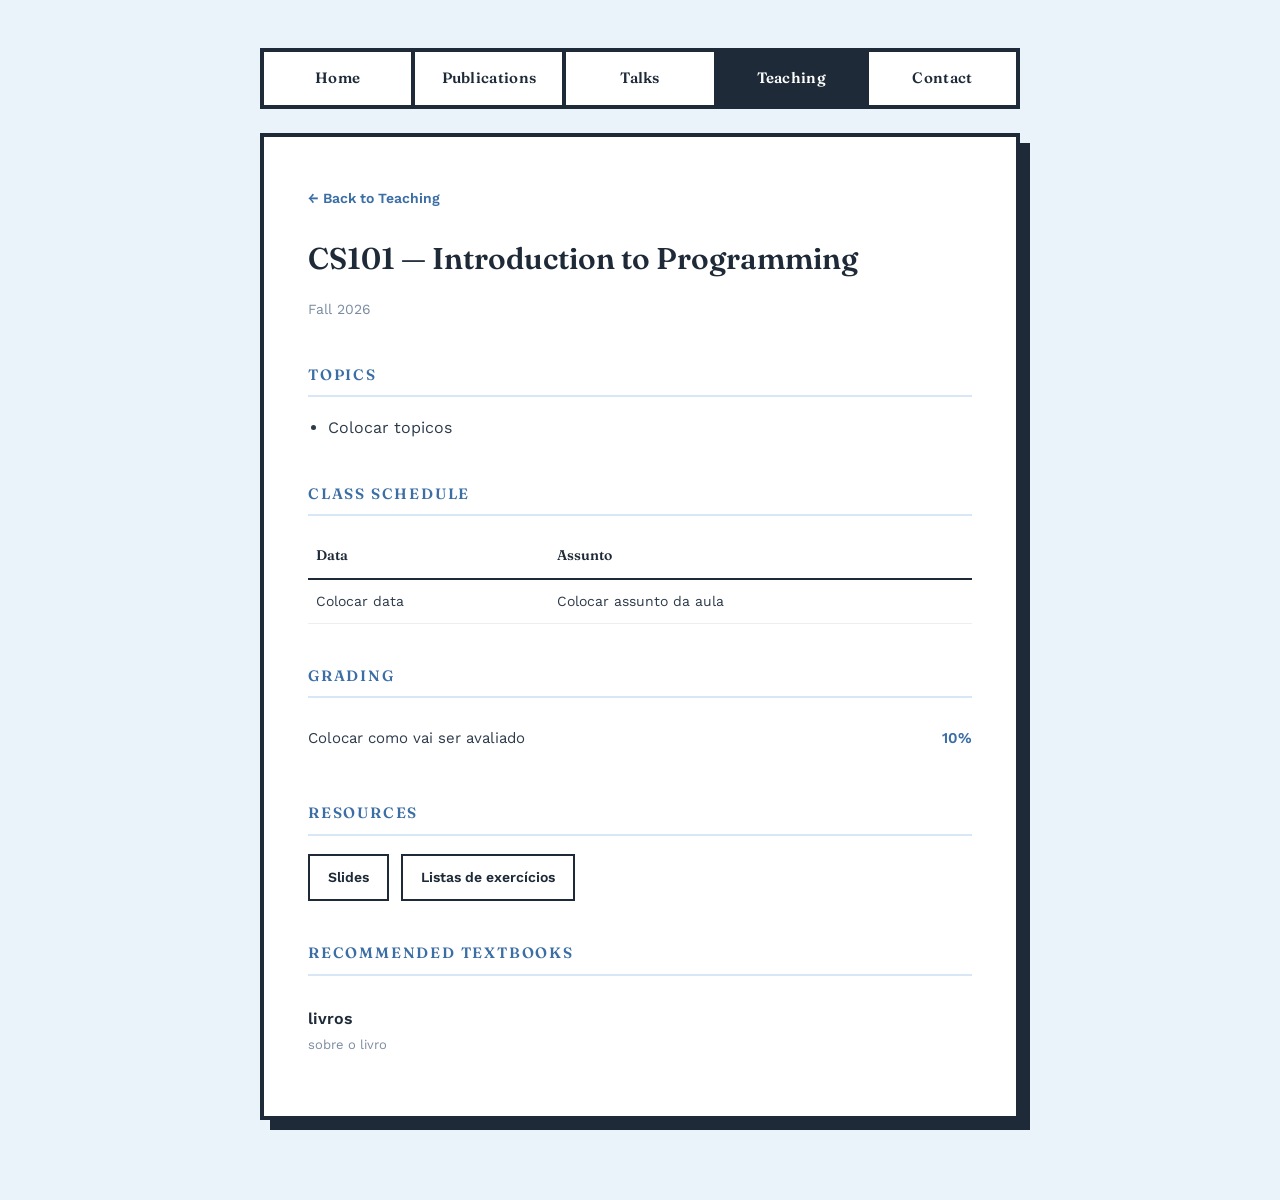
<file: courses/cs101/index.html>
<!DOCTYPE html>
<html lang="en">
<head>
  <meta charset="UTF-8">
  <meta name="viewport" content="width=device-width, initial-scale=1.0">
  <title>CS101 — Introduction to Programming</title>

  <link rel="preconnect" href="https://fonts.googleapis.com">
  <link href="https://fonts.googleapis.com/css2?family=Fraunces:wght@500;600;700&family=Work+Sans:wght@400;500;600&display=swap" rel="stylesheet">

  <link rel="stylesheet" href="../../assets/css/style.css">
</head>
<body>

  <nav class="top-nav">
    <a href="../../index.html">Home</a>
    <a href="../../publications.html">Publications</a>
    <a href="../../talks.html">Talks</a>
    <a href="../../teaching.html" class="active">Teaching</a>
    <a href="../../contact.html">Contact</a>
  </nav>

  <div class="card">

    <a href="../../teaching.html" class="back-link">← Back to Teaching</a>

    <h1 class="profile-name" style="margin-bottom: 4px;">CS101 — Introduction to Programming</h1>
    <p class="profile-meta" style="margin-bottom: 30px;">Fall 2026</p>

    <section>
      <h2>Topics</h2>
      <ul class="plain-list">
        <li>Colocar topicos</li>
      </ul>
    </section>

    <section>
      <h2>Class Schedule</h2>
      <table class="schedule-table">
        <tr>
          <th>Data</th>
          <th>Assunto</th>
        </tr>
        <tr>
          <td>Colocar data</td>
          <td>Colocar assunto da aula</td>
        </tr>
      </table>
    </section>

    <section>
      <h2>Grading</h2>
      <ul class="grading-list">
        <li>
          <span>Colocar como vai ser avaliado</span>
          <span class="grading-weight">10%</span>
        </li>
      </ul>
    </section>

    <section>
      <h2>Resources</h2>
      <div class="resource-links">
        <a href="materiais/" class="resource-link">Slides</a>
        <a href="materiais/" class="resource-link">Listas de exercícios</a>
      </div>
    </section>

    <section>
      <h2>Recommended Textbooks</h2>
      <ul class="textbook-list">
        <li>
          <div class="textbook-title">livros</div>
          <div class="textbook-meta">sobre o livro</div>
        </li>
      </ul>
    </section>

  </div>

</body>
</html>
</file>
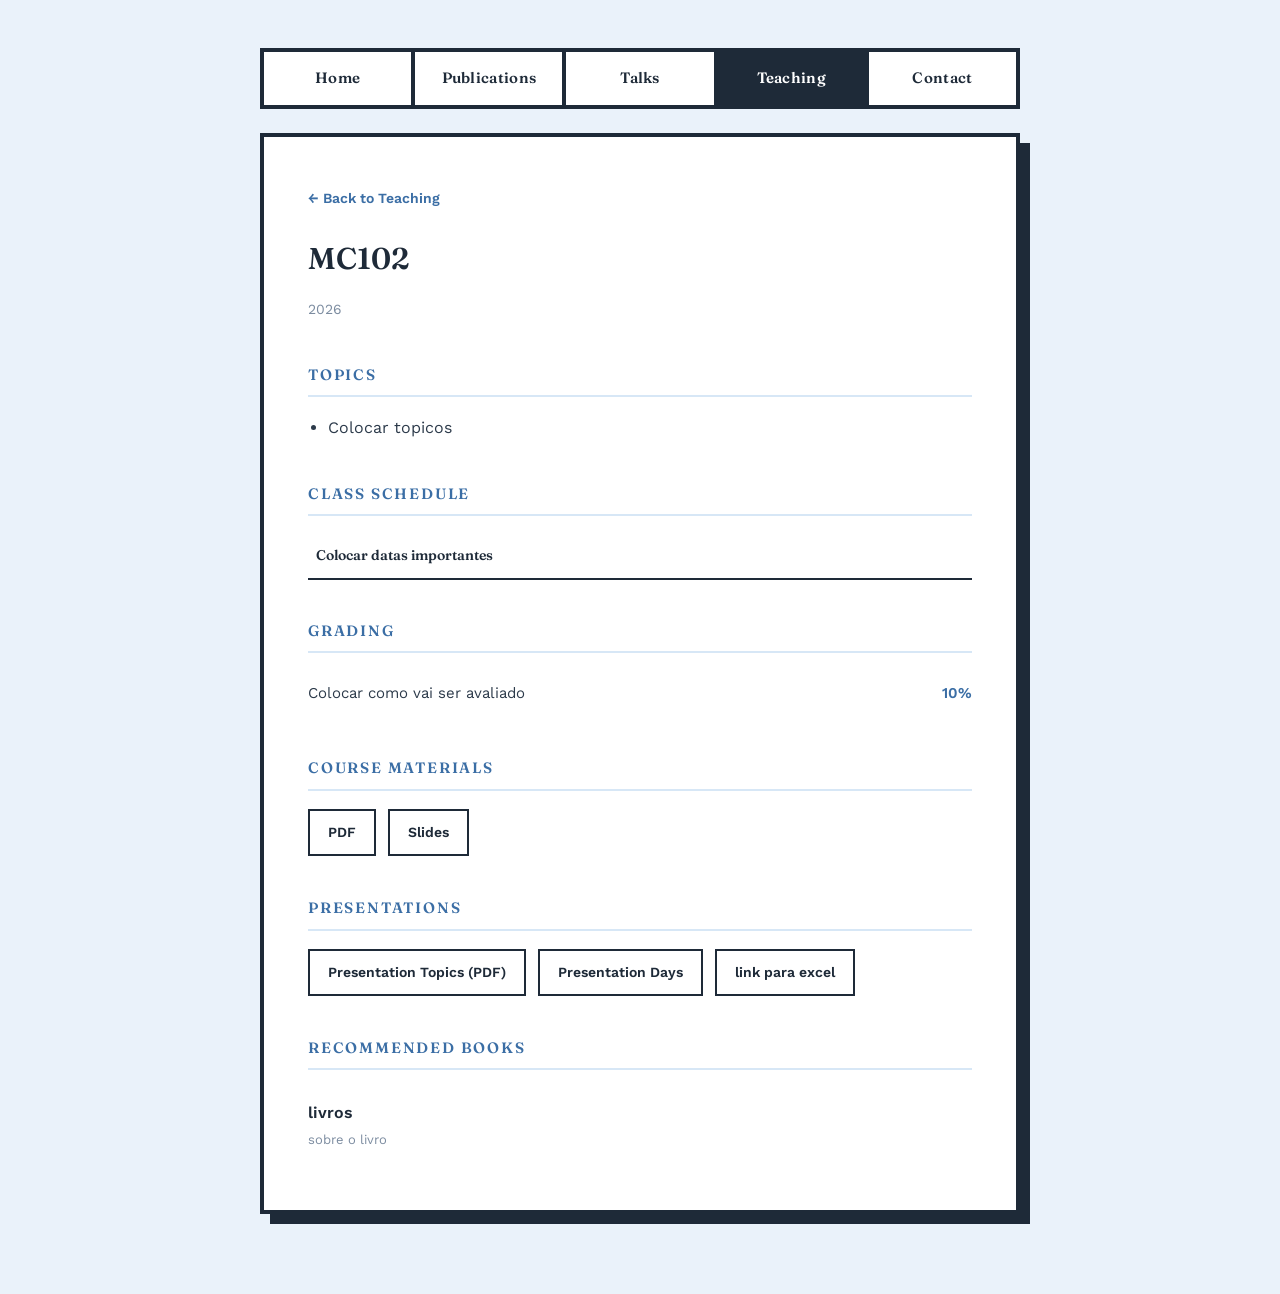
<file: courses/mc102/index.html>
<!DOCTYPE html>
<html lang="en">
<head>
  <meta charset="UTF-8">
  <meta name="viewport" content="width=device-width, initial-scale=1.0">
  <title>MC102 — Julio López</title>

  <link rel="preconnect" href="https://fonts.googleapis.com">
  <link href="https://fonts.googleapis.com/css2?family=Fraunces:wght@500;600;700&family=Work+Sans:wght@400;500;600&display=swap" rel="stylesheet">

  <link rel="stylesheet" href="../../assets/css/style.css">
</head>
<body>

  <nav class="top-nav">
    <a href="../../index.html">Home</a>
    <a href="../../publications.html">Publications</a>
    <a href="../../talks.html">Talks</a>
    <a href="../../teaching.html" class="active">Teaching</a>
    <a href="../../contact.html">Contact</a>
  </nav>

  <div class="card">

    <a href="../../teaching.html" class="back-link">← Back to Teaching</a>

    <h1 class="profile-name" style="margin-bottom: 4px;">MC102</h1>
    <p class="profile-meta" style="margin-bottom: 30px;">2026</p>

    <section>
      <h2>Topics</h2>
      <ul class="plain-list">
        <li>Colocar topicos</li>
      </ul>
    </section>

    <section>
      <h2>Class Schedule</h2>
      <table class="schedule-table">
        <tr>
          <th>Colocar datas importantes</th>
        </tr>
        <tr>
        </tr>
      </table>
    </section>

    <section>
      <h2>Grading</h2>
      <ul class="grading-list">
        <li>
          <span>Colocar como vai ser avaliado</span>
          <span class="grading-weight">10%</span>
        </li>

      </ul>
    </section>

    <section>
      <h2>Course Materials</h2>
      <div class="resource-links">
        <a href="materiais/" class="resource-link">PDF</a>
        <a href="materiais/" class="resource-link">Slides</a>
      </div>
    </section>

    <section>
      <h2>Presentations</h2>
      <div class="resource-links">
        <a href="materiais/" class="resource-link" target="_blank">Presentation Topics (PDF)</a>
        <a href="materiais/" class="resource-link" target="_blank">Presentation Days</a>
        <a href="materiais/" class="resource-link" target="_blank">link para excel</a>
      </div>
    </section>

    <section>
      <h2>Recommended Books</h2>
      <ul class="textbook-list">
        <li>
          <div class="textbook-title">livros</div>
          <div class="textbook-meta"> sobre o livro</div>
        </li>
      </ul>
    </section>

  </div>

</body>
</html>
</file>
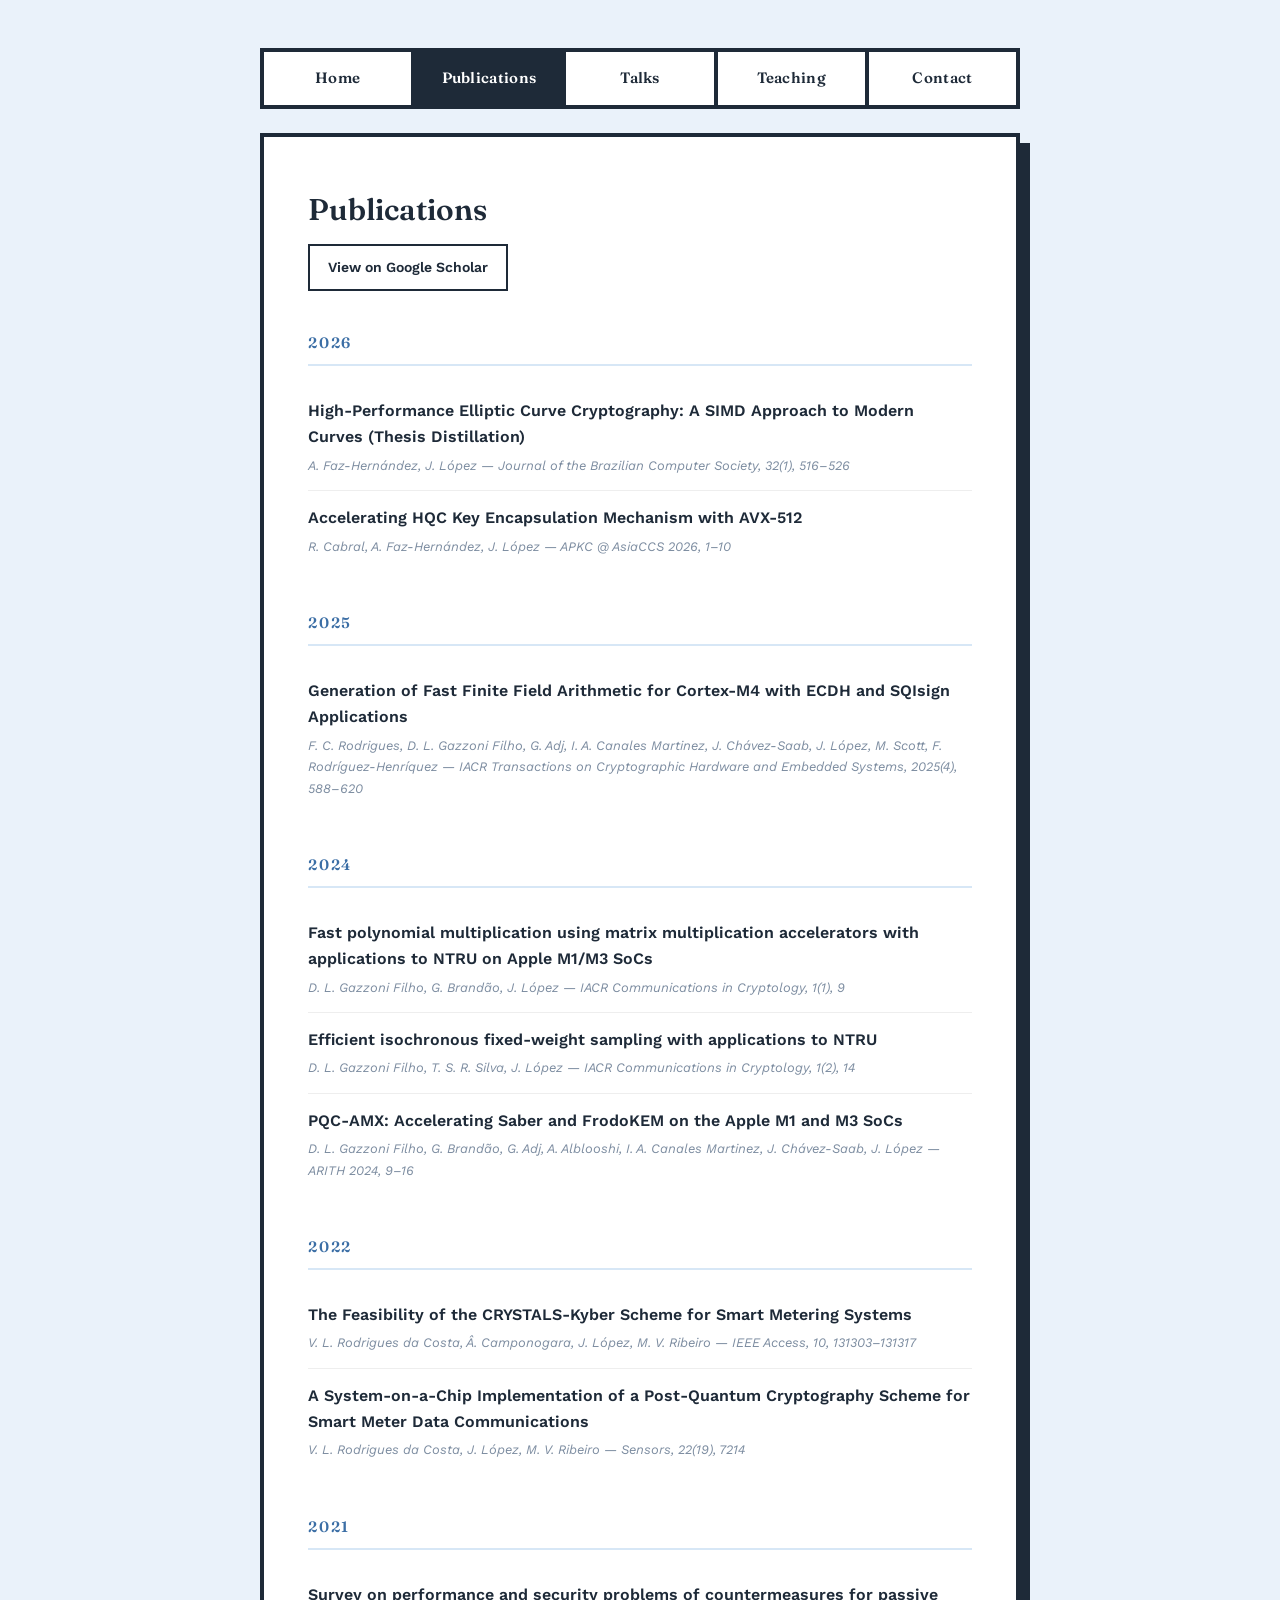
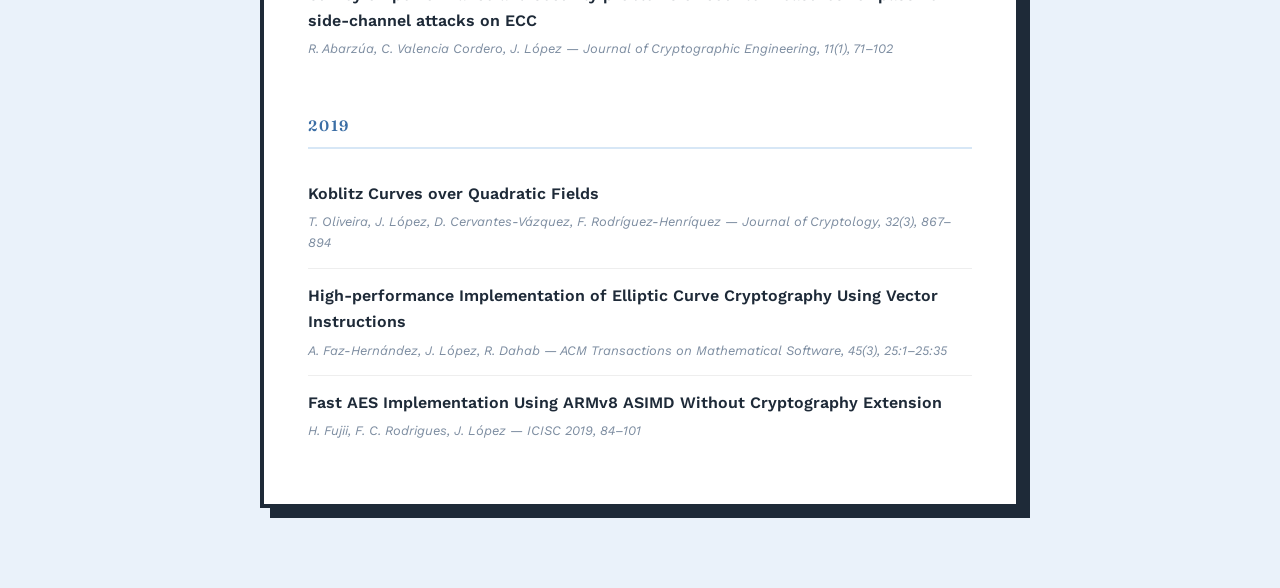
<file: publications.html>
<!DOCTYPE html>
<html lang="en">
<head>
  <meta charset="UTF-8">
  <meta name="viewport" content="width=device-width, initial-scale=1.0">
  <title>Julio López — Publications</title>

  <link rel="preconnect" href="https://fonts.googleapis.com">
  <link href="https://fonts.googleapis.com/css2?family=Fraunces:wght@500;600;700&family=Work+Sans:wght@400;500;600&display=swap" rel="stylesheet">

  <link rel="stylesheet" href="assets/css/style.css">
</head>
<body>

  <nav class="top-nav">
    <a href="index.html">Home</a>
    <a href="publications.html" class="active">Publications</a>
      <a href="talks.html">Talks</a>
    <a href="teaching.html">Teaching</a>
    <a href="contact.html">Contact</a>
  </nav>

  <div class="card">

    <h1 class="profile-name" style="margin-bottom: 10px;">Publications</h1>

    <div class="resource-links" style="margin-bottom: 34px;">
      <a href="https://scholar.google.com/citations?user=syhWFygAAAAJ&hl=en" class="resource-link" target="_blank">View on Google Scholar</a>
    </div>

    <section>
      <h2>2026</h2>
      <div class="pub-item">
        <div class="pub-title">High-Performance Elliptic Curve Cryptography: A SIMD Approach to Modern Curves (Thesis Distillation)</div>
        <div class="pub-venue">A. Faz-Hernández, J. López — Journal of the Brazilian Computer Society, 32(1), 516–526</div>
      </div>
      <div class="pub-item">
        <div class="pub-title">Accelerating HQC Key Encapsulation Mechanism with AVX-512</div>
        <div class="pub-venue">R. Cabral, A. Faz-Hernández, J. López — APKC @ AsiaCCS 2026, 1–10</div>
      </div>
    </section>

    <section>
      <h2>2025</h2>
      <div class="pub-item">
        <div class="pub-title">Generation of Fast Finite Field Arithmetic for Cortex-M4 with ECDH and SQIsign Applications</div>
        <div class="pub-venue">F. C. Rodrigues, D. L. Gazzoni Filho, G. Adj, I. A. Canales Martinez, J. Chávez-Saab, J. López, M. Scott, F. Rodríguez-Henríquez — IACR Transactions on Cryptographic Hardware and Embedded Systems, 2025(4), 588–620</div>
      </div>
    </section>

    <section>
      <h2>2024</h2>
      <div class="pub-item">
        <div class="pub-title">Fast polynomial multiplication using matrix multiplication accelerators with applications to NTRU on Apple M1/M3 SoCs</div>
        <div class="pub-venue">D. L. Gazzoni Filho, G. Brandão, J. López — IACR Communications in Cryptology, 1(1), 9</div>
      </div>
      <div class="pub-item">
        <div class="pub-title">Efficient isochronous fixed-weight sampling with applications to NTRU</div>
        <div class="pub-venue">D. L. Gazzoni Filho, T. S. R. Silva, J. López — IACR Communications in Cryptology, 1(2), 14</div>
      </div>
      <div class="pub-item">
        <div class="pub-title">PQC-AMX: Accelerating Saber and FrodoKEM on the Apple M1 and M3 SoCs</div>
        <div class="pub-venue">D. L. Gazzoni Filho, G. Brandão, G. Adj, A. Alblooshi, I. A. Canales Martinez, J. Chávez-Saab, J. López — ARITH 2024, 9–16</div>
      </div>
    </section>

    <section>
      <h2>2022</h2>
      <div class="pub-item">
        <div class="pub-title">The Feasibility of the CRYSTALS-Kyber Scheme for Smart Metering Systems</div>
        <div class="pub-venue">V. L. Rodrigues da Costa, Â. Camponogara, J. López, M. V. Ribeiro — IEEE Access, 10, 131303–131317</div>
      </div>
      <div class="pub-item">
        <div class="pub-title">A System-on-a-Chip Implementation of a Post-Quantum Cryptography Scheme for Smart Meter Data Communications</div>
        <div class="pub-venue">V. L. Rodrigues da Costa, J. López, M. V. Ribeiro — Sensors, 22(19), 7214</div>
      </div>
    </section>

    <section>
      <h2>2021</h2>
      <div class="pub-item">
        <div class="pub-title">Survey on performance and security problems of countermeasures for passive side-channel attacks on ECC</div>
        <div class="pub-venue">R. Abarzúa, C. Valencia Cordero, J. López — Journal of Cryptographic Engineering, 11(1), 71–102</div>
      </div>
    </section>

    <section>
      <h2>2019</h2>
      <div class="pub-item">
        <div class="pub-title">Koblitz Curves over Quadratic Fields</div>
        <div class="pub-venue">T. Oliveira, J. López, D. Cervantes-Vázquez, F. Rodríguez-Henríquez — Journal of Cryptology, 32(3), 867–894</div>
      </div>
      <div class="pub-item">
        <div class="pub-title">High-performance Implementation of Elliptic Curve Cryptography Using Vector Instructions</div>
        <div class="pub-venue">A. Faz-Hernández, J. López, R. Dahab — ACM Transactions on Mathematical Software, 45(3), 25:1–25:35</div>
      </div>
      <div class="pub-item">
        <div class="pub-title">Fast AES Implementation Using ARMv8 ASIMD Without Cryptography Extension</div>
        <div class="pub-venue">H. Fujii, F. C. Rodrigues, J. López — ICISC 2019, 84–101</div>
      </div>
    </section>

  </div>

</body>
</html>
</file>
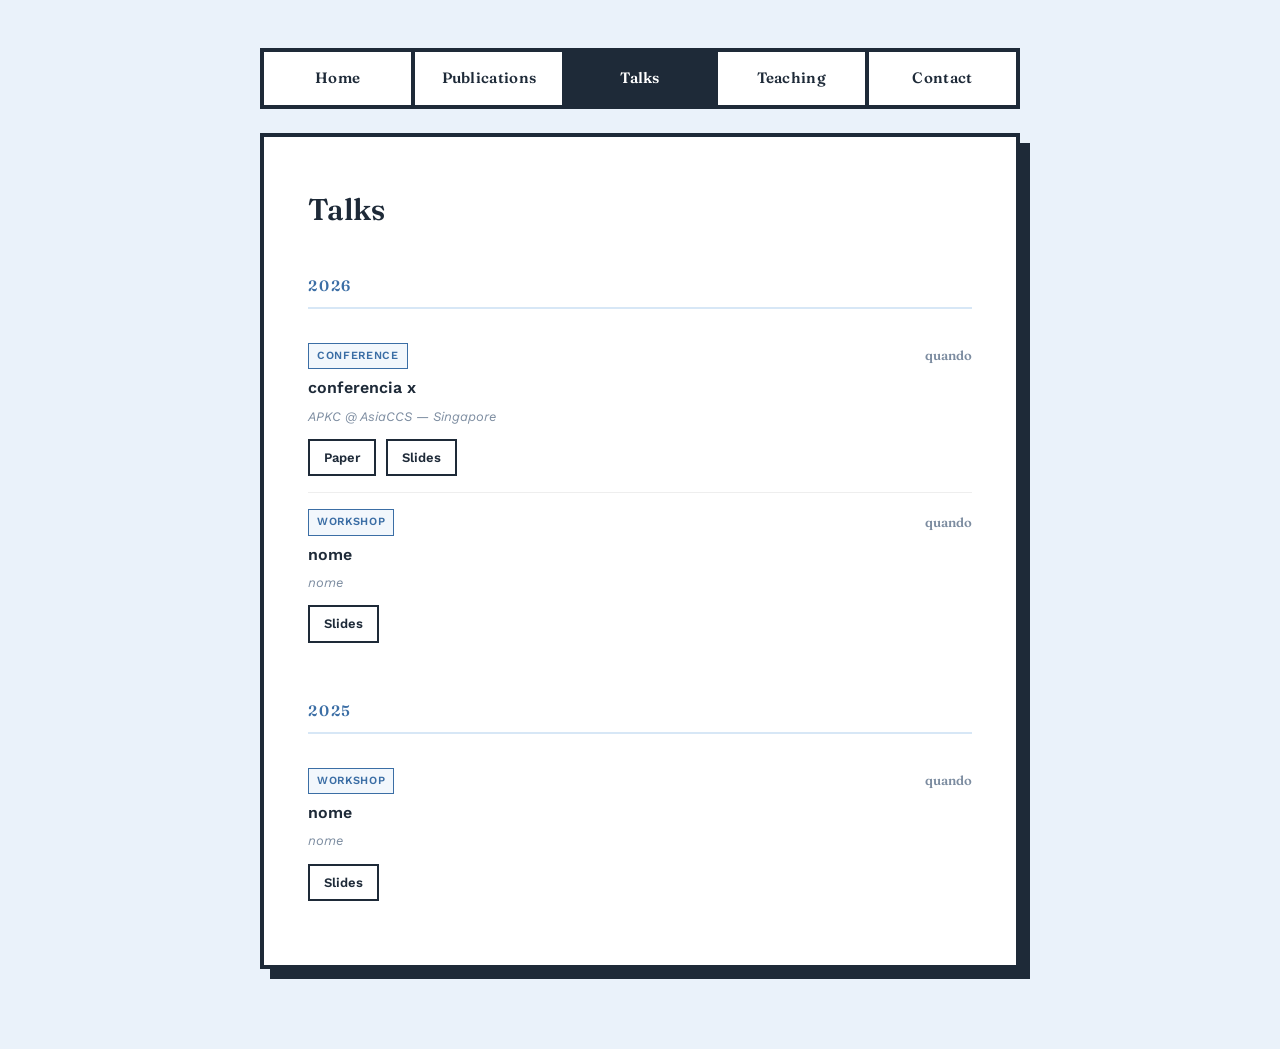
<file: talks.html>
<!DOCTYPE html>
<html lang="en">
<head>
  <meta charset="UTF-8">
  <meta name="viewport" content="width=device-width, initial-scale=1.0">
  <title>Julio López — Talks</title>

  <link rel="preconnect" href="https://fonts.googleapis.com">
  <link href="https://fonts.googleapis.com/css2?family=Fraunces:wght@500;600;700&family=Work+Sans:wght@400;500;600&display=swap" rel="stylesheet">

  <link rel="stylesheet" href="assets/css/style.css">
</head>
<body>

  <nav class="top-nav">
    <a href="index.html">Home</a>
    <a href="publications.html">Publications</a>
    <a href="talks.html" class="active">Talks</a>
    <a href="teaching.html">Teaching</a>
    <a href="contact.html">Contact</a>
  </nav>

  <div class="card">

    <h1 class="profile-name" style="margin-bottom: 30px;">Talks</h1>

    <section>
      <h2>2026</h2>

      <div class="talk-item">
        <div class="talk-header">
          <span class="talk-type">Conference</span>
          <span class="talk-date"> quando </span>
        </div>
        <div class="talk-title">conferencia  x </div>
        <div class="talk-venue">APKC @ AsiaCCS — Singapore</div>
        <div class="talk-links">
          <a href="#" class="resource-link small">Paper</a>
          <a href="#" class="resource-link small">Slides</a>
        </div>
      </div>

      <div class="talk-item">
        <div class="talk-header">
          <span class="talk-type">Workshop</span>
          <span class="talk-date"> quando </span>
        </div>
        <div class="talk-title"> nome</div>
        <div class="talk-venue"> nome </div>
        <div class="talk-links">
          <a href="#" class="resource-link small">Slides</a>
        </div>
      </div>

    </section>

    <section>
      <h2>2025</h2>
<div class="talk-item">
        <div class="talk-header">
          <span class="talk-type">Workshop</span>
          <span class="talk-date"> quando </span>
        </div>
        <div class="talk-title"> nome</div>
        <div class="talk-venue"> nome </div>
        <div class="talk-links">
          <a href="#" class="resource-link small">Slides</a>
        </div>
      </div>
     

    </section>

  </div>

</body>
</html>
</file>
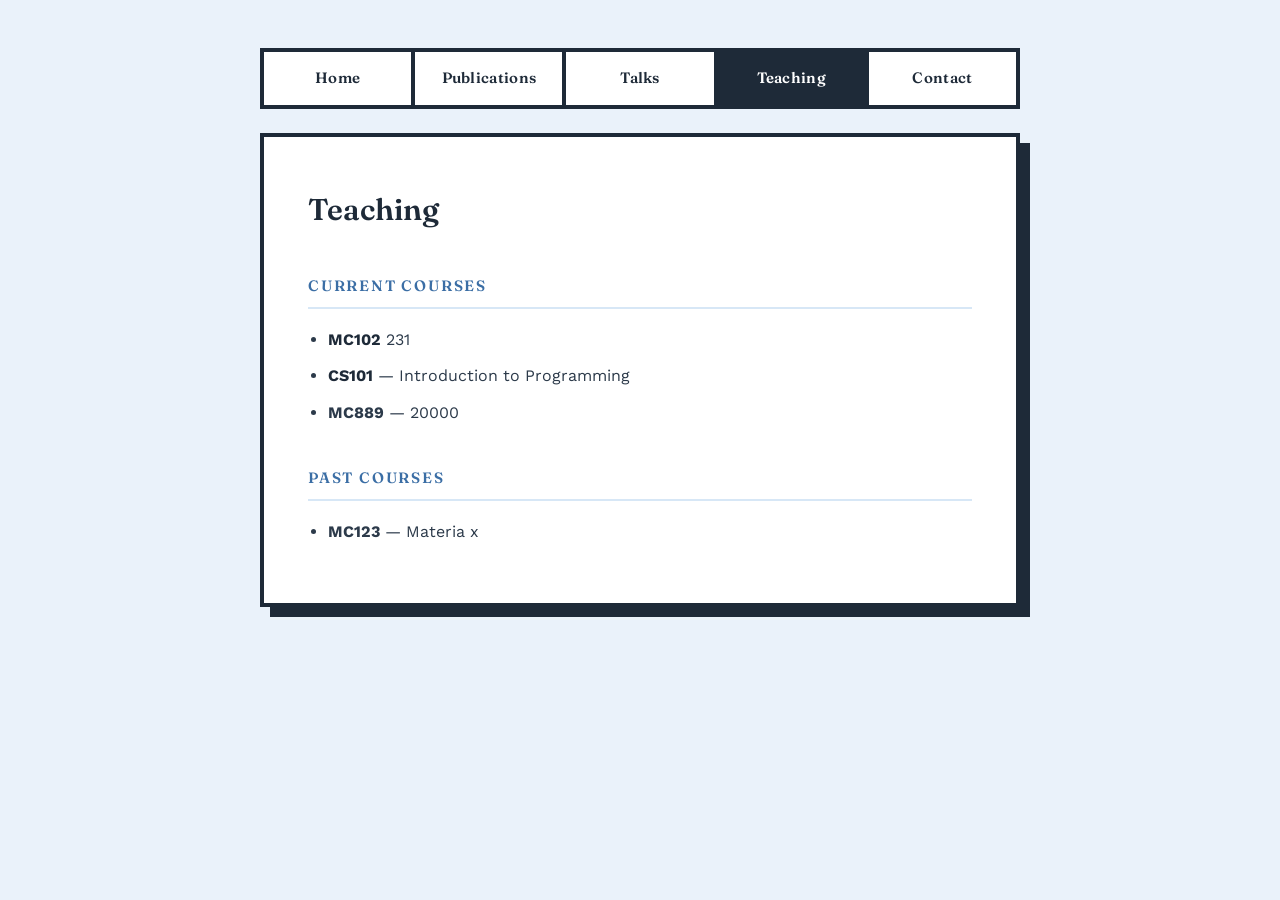
<file: teaching.html>
<!DOCTYPE html>
<html lang="en">
<head>
  <meta charset="UTF-8">
  <meta name="viewport" content="width=device-width, initial-scale=1.0">
  <title>Julio López — Teaching</title>

  <link rel="preconnect" href="https://fonts.googleapis.com">
  <link href="https://fonts.googleapis.com/css2?family=Fraunces:wght@500;600;700&family=Work+Sans:wght@400;500;600&display=swap" rel="stylesheet">

  <link rel="stylesheet" href="assets/css/style.css">
</head>
<body>

  <nav class="top-nav">
    <a href="index.html">Home</a>
    <a href="publications.html">Publications</a>
    <a href="talks.html">Talks</a>
    <a href="teaching.html" class="active">Teaching</a>
    <a href="contact.html">Contact</a>
  </nav>

  <div class="card">

    <h1 class="profile-name" style="margin-bottom: 30px;">Teaching</h1>

    <section>
      <h2>Current Courses</h2>
      <ul class="plain-list">
    <li><a href="courses/mc102/index.html" class="course-link"><strong>MC102</strong></a> 231</li>
    <li><a href="courses/cs101/index.html" class="course-link"><strong>CS101</strong></a> — Introduction to Programming</li>
    <li><strong>MC889</strong> — 20000</li>
      </ul>
    </section>

    <section>
      <h2>Past Courses</h2>
      <ul class="plain-list">
    <li><strong>MC123</strong> — Materia x</li>
      </ul>
    </section>

  </div>

</body>
</html>
</file>
<file: assets/css/style.css>
:root {
  --bg-page: #EAF2FA;
  --bg-page-soft: #D7E7F6;
  --ink: #1E2A38;
  --text: #2C3A4A;
  --muted: #7C8CA0;
  --card-bg: #FFFFFF;
  --accent: #3B6EA5;
  --chip-bg: #F2F7FC;

  --font-display: 'Fraunces', Georgia, serif;
  --font-body: 'Work Sans', -apple-system, sans-serif;

  --border-width: 4px;
  --shadow-offset: 10px;
}

* {
  box-sizing: border-box;
}

html, body {
  margin: 0;
  padding: 0;
}

body {
  font-family: var(--font-body);
  color: var(--text);
  line-height: 1.65;
  background-color: var(--bg-page);
  min-height: 100vh;
  padding: 48px 20px 80px;
}

.top-nav {
  max-width: 760px;
  margin: 0 auto 24px;
  display: flex;
  border: var(--border-width) solid var(--ink);
  background: var(--card-bg);
}

.top-nav a {
  flex: 1;
  text-align: center;
  font-family: var(--font-display);
  font-weight: 600;
  font-size: 15px;
  text-decoration: none;
  color: var(--ink);
  background: var(--card-bg);
  padding: 14px 10px;
  letter-spacing: 0.02em;
  border-right: var(--border-width) solid var(--ink);
  transition: background 0.15s ease, color 0.15s ease;
}

.top-nav a:last-child {
  border-right: none;
}

.top-nav a:hover {
  background: var(--bg-page-soft);
}

.top-nav a.active {
  background: var(--ink);
  color: var(--card-bg);
}

.card {
  max-width: 760px;
  margin: 0 auto;
  background: var(--card-bg);
  border: var(--border-width) solid var(--ink);
  box-shadow: var(--shadow-offset) var(--shadow-offset) 0 var(--ink);
  padding: 48px 44px;
}

@media (max-width: 600px) {
  .card { padding: 32px 24px; }
  :root { --shadow-offset: 6px; }
}

.profile-block {
  display: flex;
  gap: 28px;
  align-items: center;
  margin-bottom: 36px;
  flex-wrap: wrap;
}

.profile-block img {
  width: 128px;
  height: 128px;
  object-fit: cover;
  border: var(--border-width) solid var(--ink);
  flex-shrink: 0;
}

.profile-name {
  font-family: var(--font-display);
  font-size: 30px;
  font-weight: 600;
  margin: 0 0 8px 0;
  color: var(--ink);
}

.profile-meta {
  font-size: 14px;
  color: var(--muted);
  line-height: 1.8;
}

.profile-meta a {
  color: var(--accent);
  text-decoration: none;
}

.profile-meta a:hover {
  text-decoration: underline;
}

section {
  margin-top: 40px;
}

section h2 {
  font-family: var(--font-display);
  font-size: 15px;
  font-weight: 600;
  text-transform: uppercase;
  letter-spacing: 0.12em;
  color: var(--accent);
  border-bottom: 2px solid var(--bg-page-soft);
  padding-bottom: 8px;
  margin: 0 0 18px 0;
}

.bio-text p {
  margin: 0 0 14px 0;
}

.chip-list {
  display: flex;
  flex-wrap: wrap;
  gap: 10px;
}

.chip {
  font-size: 14px;
  font-weight: 500;
  color: var(--ink);
  background: var(--chip-bg);
  border: 2px solid var(--ink);
  padding: 8px 16px;
  cursor: default;
  transition: transform 0.2s ease, background 0.2s ease, box-shadow 0.2s ease;
}

.chip:hover {
  transform: scale(1.12);
  background: var(--bg-page);
  box-shadow: 3px 3px 0 var(--ink);
}

.awards-list {
  list-style: none;
  padding: 0;
  margin: 0;
}

.awards-list li {
  display: flex;
  gap: 14px;
  padding: 10px 0;
  border-bottom: 1px solid #eee;
  font-size: 15px;
}

.awards-list li:last-child {
  border-bottom: none;
}

.award-year {
  font-family: var(--font-display);
  font-weight: 600;
  color: var(--accent);
  flex-shrink: 0;
  width: 52px;
}

.pub-item {
  padding: 14px 0;
  border-bottom: 1px solid #eee;
}

.pub-item:last-child {
  border-bottom: none;
}

.pub-title {
  font-weight: 600;
  color: var(--ink);
  margin-bottom: 4px;
}

.pub-venue {
  font-size: 13px;
  color: var(--muted);
  font-style: italic;
}

.see-more {
  display: inline-block;
  margin-top: 18px;
  font-weight: 600;
  color: var(--accent);
  text-decoration: none;
  border-bottom: 2px solid var(--accent);
  padding-bottom: 2px;
}

.see-more:hover {
  color: var(--ink);
  border-color: var(--ink);
}

.plain-list {
  padding-left: 20px;
  margin: 0;
}

.plain-list li {
  margin-bottom: 10px;
}

.course-link {
  color: var(--ink);
  text-decoration: none;
  border-bottom: 1px solid transparent;
}

.course-link:hover {
  color: var(--accent);
  border-bottom-color: var(--accent);
}

.back-link {
  display: inline-block;
  margin-bottom: 24px;
  font-size: 14px;
  font-weight: 600;
  color: var(--accent);
  text-decoration: none;
}

.back-link:hover {
  color: var(--ink);
}

.schedule-table {
  width: 100%;
  border-collapse: collapse;
  margin-top: 4px;
}

.schedule-table th,
.schedule-table td {
  text-align: left;
  padding: 10px 8px;
  border-bottom: 1px solid #eee;
  font-size: 14px;
}

.schedule-table th {
  font-family: var(--font-display);
  font-weight: 600;
  color: var(--ink);
  border-bottom: 2px solid var(--ink);
}

.grading-list {
  list-style: none;
  padding: 0;
  margin: 0;
}

.grading-list li {
  display: flex;
  justify-content: space-between;
  padding: 10px 0;
  border-bottom: 1px solid #eee;
  font-size: 15px;
}

.grading-list li:last-child {
  border-bottom: none;
}

.grading-weight {
  font-weight: 600;
  color: var(--accent);
}

.resource-links {
  display: flex;
  gap: 12px;
  flex-wrap: wrap;
}

.resource-link {
  display: inline-block;
  font-weight: 600;
  font-size: 14px;
  color: var(--ink);
  background: var(--card-bg);
  border: 2px solid var(--ink);
  padding: 10px 18px;
  text-decoration: none;
  transition: background 0.15s ease, color 0.15s ease;
}

.resource-link:hover {
  background: var(--ink);
  color: var(--card-bg);
}

.resource-link.primary {
  background: var(--ink);
  color: var(--card-bg);
}

.resource-link.primary:hover {
  background: var(--accent);
  border-color: var(--accent);
}

.textbook-list {
  list-style: none;
  padding: 0;
  margin: 0;
}

.textbook-list li {
  padding: 12px 0;
  border-bottom: 1px solid #eee;
}

.textbook-list li:last-child {
  border-bottom: none;
}

.textbook-title {
  font-weight: 600;
  color: var(--ink);
}

.textbook-meta {
  font-size: 13px;
  color: var(--muted);
  margin-top: 2px;
}

.talk-item {
  padding: 16px 0;
  border-bottom: 1px solid #eee;
}

.talk-item:last-child {
  border-bottom: none;
}

.talk-header {
  display: flex;
  justify-content: space-between;
  align-items: center;
  margin-bottom: 6px;
}

.talk-type {
  font-size: 11px;
  font-weight: 600;
  text-transform: uppercase;
  letter-spacing: 0.06em;
  color: var(--accent);
  background: var(--chip-bg);
  border: 1px solid var(--accent);
  padding: 3px 8px;
}

.talk-date {
  font-size: 13px;
  color: var(--muted);
  font-family: var(--font-display);
  font-weight: 600;
}

.talk-title {
  font-weight: 600;
  color: var(--ink);
  margin-bottom: 4px;
}

.talk-venue {
  font-size: 13px;
  color: var(--muted);
  font-style: italic;
  margin-bottom: 12px;
}

.talk-links {
  display: flex;
  gap: 10px;
  flex-wrap: wrap;
}

.resource-link.small {
  padding: 6px 14px;
  font-size: 13px;
}

.student-group {
  margin-bottom: 22px;
}

.student-group:last-child {
  margin-bottom: 0;
}

.student-group h3 {
  font-family: var(--font-display);
  font-size: 15px;
  font-weight: 600;
  color: var(--ink);
  margin: 0 0 8px 0;
}

.student-list {
  list-style: none;
  padding: 0;
  margin: 0;
}

.student-list li {
  display: flex;
  justify-content: space-between;
  align-items: baseline;
  gap: 12px;
  padding: 8px 0;
  border-bottom: 1px solid #eee;
  font-size: 15px;
}

.student-list li:last-child {
  border-bottom: none;
}

.student-name {
  font-weight: 600;
  color: var(--ink);
  flex-shrink: 0;
}

.student-meta {
  font-size: 13px;
  color: var(--muted);
  text-align: right;
}

.contact-field {
  margin-bottom: 16px;
}

.contact-label {
  font-size: 12px;
  text-transform: uppercase;
  letter-spacing: 0.08em;
  color: var(--muted);
  margin-bottom: 3px;
}

.contact-value a {
  color: var(--accent);
  text-decoration: none;
}

.contact-value a:hover {
  text-decoration: underline;
}

element::-webkit-scrollbar {
  display: none;
}
</file>
